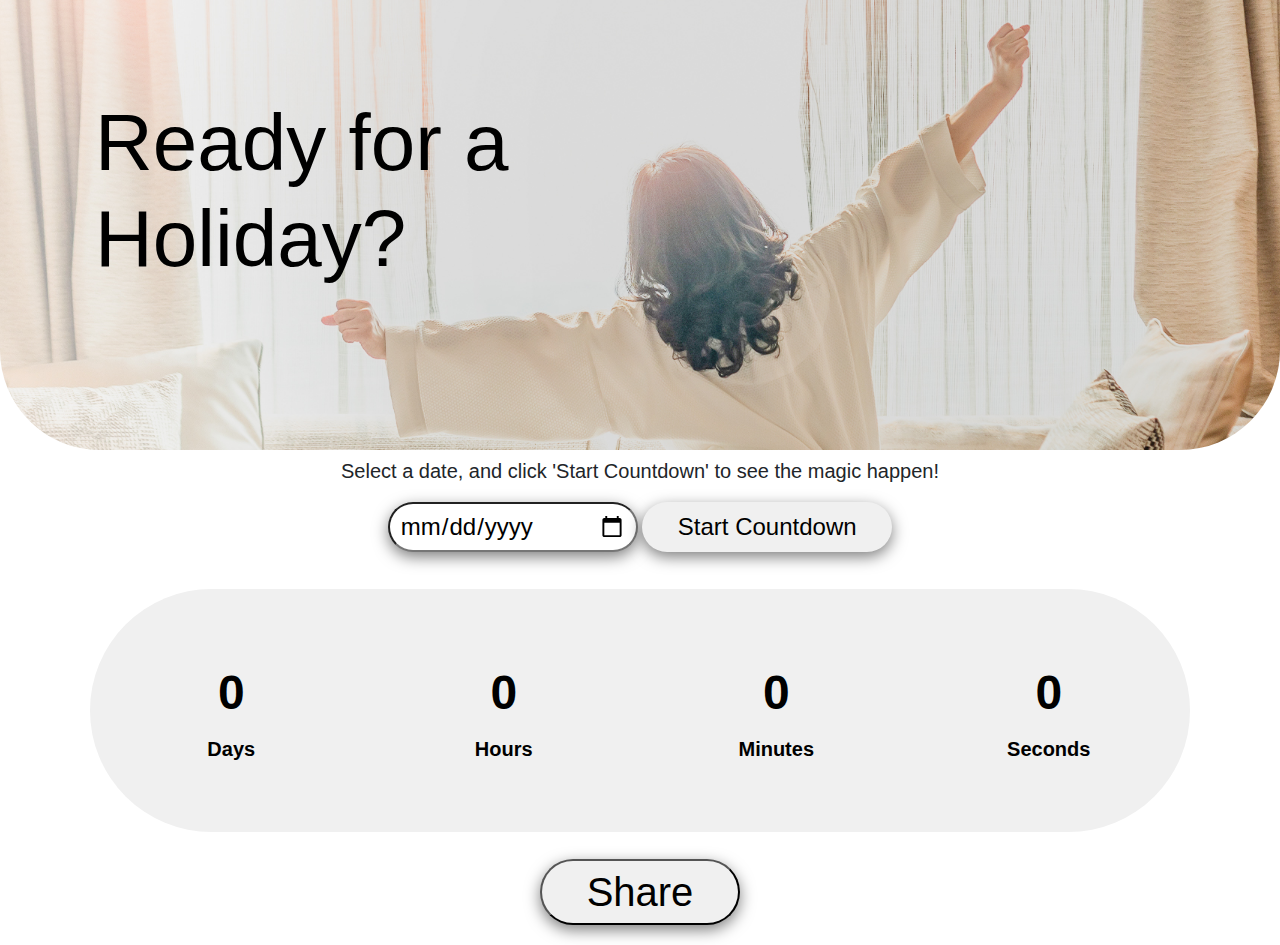
<file: index.html>
<!DOCTYPE html>
<html lang="en">

<head>
    <meta charset="UTF-8">
    <meta name="viewport" content="width=device-width, initial-scale=1.0">
    <link href="https://stackpath.bootstrapcdn.com/bootstrap/4.5.2/css/bootstrap.min.css" rel="stylesheet"> <!-- This will link the latest version of Bootstrap's CSS to our website-->
    <link rel="preconnect" href="https://fonts.googleapis.com"> <!-- This allows us to use Google fonts-->
    <link rel="preconnect" href="https://fonts.gstatic.com" crossorigin><!-- This allows us to use Google fonts-->
    <link href="https://fonts.googleapis.com/css2?family=Outfit:wght@100..900&display=swap" rel="stylesheet"><!-- This allows us to use Google fonts-->
    <link rel="stylesheet" href="style.css">
    <title>Holiday Countdown</title>
</head>

<body>
   <header>
    <h1>Ready for a <br>Holiday?</h1>
    </header> 
    
    <div class="paragraph">
    <p>Select a date, and click 'Start Countdown' to see the magic happen!</p>
    </div>

        <!--Dropdown Menu for Selectiong Holiday-->
<div class="d-flex flex-column align-items-center">
        <div class="container">
            <div class="justify-content-between">
              <input type="date" id="dateInput"> 
              <button id="start-countdown" class="button">Start Countdown</button>
            </div>
        </div>
</div>
        <!-- Countdown and Time lable-->
    <div class="container-countdown">
        <div class="row align-items-center">
            <div class="col-xl-3">
                <span id="days">0</span> <!-- The "0" is for the website to default show "0" whenever the user has not selected any holiday -->
                <span class="label">Days</span>
            </div>
            <div class="col-xl-3">
                <span id="hours">0</span>
                <span class="label">Hours</span>
            </div>
            <div class="col-xl-3">
                <span id="minutes">0</span>
                <span class="label">Minutes</span>
            </div>
            <div class="col-xl-3">
                <span id="seconds">0</span>
                <span class="label">Seconds</span>
            </div>
        </div>
    </div>
        <!-- Share button-->
    <button id="shareButton">Share</button>
  </div>

        <div class="modal" tabindex="-1" role="dialog">
            <div class="modal-dialog" role="document">
              <div class="modal-content">
                <div class="modal-header">
                  <h5 class="modal-title">Holidays Info</h5>
                  <button type="button" class="close" data-dismiss="modal" aria-label="Close">
                    <span aria-hidden="true">&times;</span>
                  </button>
                </div>
                <div class="modal-body">
                </div>
                <div class="modal-footer">
                  <button type="button" class="btn btn-secondary" data-dismiss="modal">Close</button>
                </div>
              </div>
            </div>
          </div>





    <script src="https://code.jquery.com/jquery-3.2.1.slim.min.js" integrity="sha384-KJ3o2DKtIkvYIK3UENzmM7KCkRr/rE9/Qpg6aAZGJwFDMVNA/GpGFF93hXpG5KkN" crossorigin="anonymous"></script>
    <script src="https://cdn.jsdelivr.net/npm/popper.js@1.12.9/dist/umd/popper.min.js" integrity="sha384-ApNbgh9B+Y1QKtv3Rn7W3mgPxhU9K/ScQsAP7hUibX39j7fakFPskvXusvfa0b4Q" crossorigin="anonymous"></script>
    <script src="https://cdn.jsdelivr.net/npm/bootstrap@4.0.0/dist/js/bootstrap.min.js" integrity="sha384-JZR6Spejh4U02d8jOt6vLEHfe/JQGiRRSQQxSfFWpi1MquVdAyjUar5+76PVCmYl" crossorigin="anonymous"></script>
        <script src="script.js"></script>
        <script src="timeline.js"></script>
        <script src="share.js"></script>

<footer></footer>
    
</body>
</html>
</file>
<file: style.css>
:root {
    --halloween-font: Helvetica;
    --primary-color: 
}

body {
    margin: 0px;
    padding: 0px;
    font-family: var(--halloween-font);
    display: flex;
    flex-direction: column;
    justify-content: center;
    align-items: center;
    text-align: center;
    background-color: white;
    
}



/* Initial state of the h1 text */
header > h1 {
    font-family: var(--halloween-font);
    font-size: 80px;
    padding: 50px;
    margin: 45px;
    text-align: left;
    position: relative;
    
    /* Starting position: off-screen */
    opacity: 0;
    transform: translateX(-100%);
    transition: transform 1s ease-out, opacity 1s ease-out; /* Smooth slide in */
}

/* When the class 'visible' is added, the h1 text slides in */
header > h1.visible {
    opacity: 1;
    transform: translateX(0); /* Slides the h1 back to its normal position */
}
header{
    font-size: large;
    color: #000000;
    background-image: url(img/holiday2.jpg);
    background-size: cover;
    background-position-x: center;
    width: 100%;
    height: 50vh;
    min-height: 300px;
    border-end-start-radius: 100px;
    border-end-end-radius: 100px;
    margin: 0px;
    position: relative;
    top: 0px;
}

@media (max-width: 849px) {
    header, header h1 {
        height: 300px;
        font-size: 50px;


    }
}

/*Paragraph belows header*/
div.paragraph,p{
    padding: 1px;
    margin: 2px;
    font-size: 20px;
    text-align: center;

}


/* this is for the box that includes the calendar and start countdown button*/
.container{
    border-radius: 10px;
    gap: 31px;
    font-family: var(--halloween-font);
    font-weight: bold;
    margin: 10px;
}

input[type="date"] {
    width: 250px; 
    height: 50px;
    font-size: 1.5rem; 
    padding: 10px; 
    border-radius: 40px; 
    box-shadow: 0 5px 15px rgba(0, 0, 0, 0.5);
}


#start-countdown{
    font-size: 1.5rem;
    background-color: #F0F0F0;
    color: black;
    border: none;
    border-radius: 40px;
    cursor: pointer;
    width: 250px;
    height: 50px;
    box-shadow: 0 5px 15px rgba(0, 0, 0, 0.5);

}

#start-countdown:hover {
    background-color: black;
    color: #F0F0F0;
    border: none;
}
@media (max-width: 768px) {
    input[type="date"], #start-countdown {
        width: 100%; /* Make the inputs/buttons full-width */
        height: 50px;
        font-size: 1.2rem;
        padding: 8px;
    }
}

.container-countdown {
    text-align: center;
    background-color: #F0F0F0;
    padding: 68px 20px;
    border-radius: 261px;
    /* box-shadow: 0 5px 15px rgba(0, 0, 0, 0.5); */
    font-family: var(--halloween-font);
    color: black;
    width: 1100px;
    font-size: 1.5rem;
    margin:  27px;
    opacity: 1;
    }

    @media (max-width: 768px) {
        .container-countdown {
            width: 90%; /* Make it almost full-width */
            padding: 30px 10px; /* Reduce padding */
            border-radius: 100px; /* Reduce border-radius for smaller screens */
        }
    
        .time {
            font-size: 1.5em; /* Reduce the size of countdown numbers */
            gap: 5px; /* Reduce the gap between countdown items */
        }
    }
    
    .time {
        text-align: center;
    }
    
    .label {
        display: block;
        font-size: 20px;
        margin-top: 5px;
        color: black;
        opacity: 1;
    }


.time {
    display: flex;
    justify-content: center;
    gap: 10px;
    font-size: 2em;
    color: black;
    opacity: 1;
}

.time div {
    display: flex;
    flex-direction: column;
    align-items: center;
}
span {
    font-size: 2em;
    font-weight: bold;
}

#shareButton{
    border-radius: 100px;
    background-color: #F0F0F0;
    color: black;
    bottom: 1px;
    right: 45px;
    font-size: 40px;
    width: 200px;
    box-shadow: 0 5px 15px rgba(0, 0, 0, 0.5);
    font-family: var(--halloween-font);
}

@media (max-width: 768px) {
    #shareButton {
        width: 150px; /* Make it smaller */
        font-size: 1.2rem;
        bottom: 10px;
        right: 10px; /* Adjust positioning */
    }
}

#shareButton:hover{

background-color:#000000;
color: #F0F0F0;
border: none;
}

.modal-content{
    background-color: #F0F0F0;
    color: black;
}

.modal-body{
    border: 1px solid white;
}

footer {
    margin: 0 0 20px 0;
}
</file>
